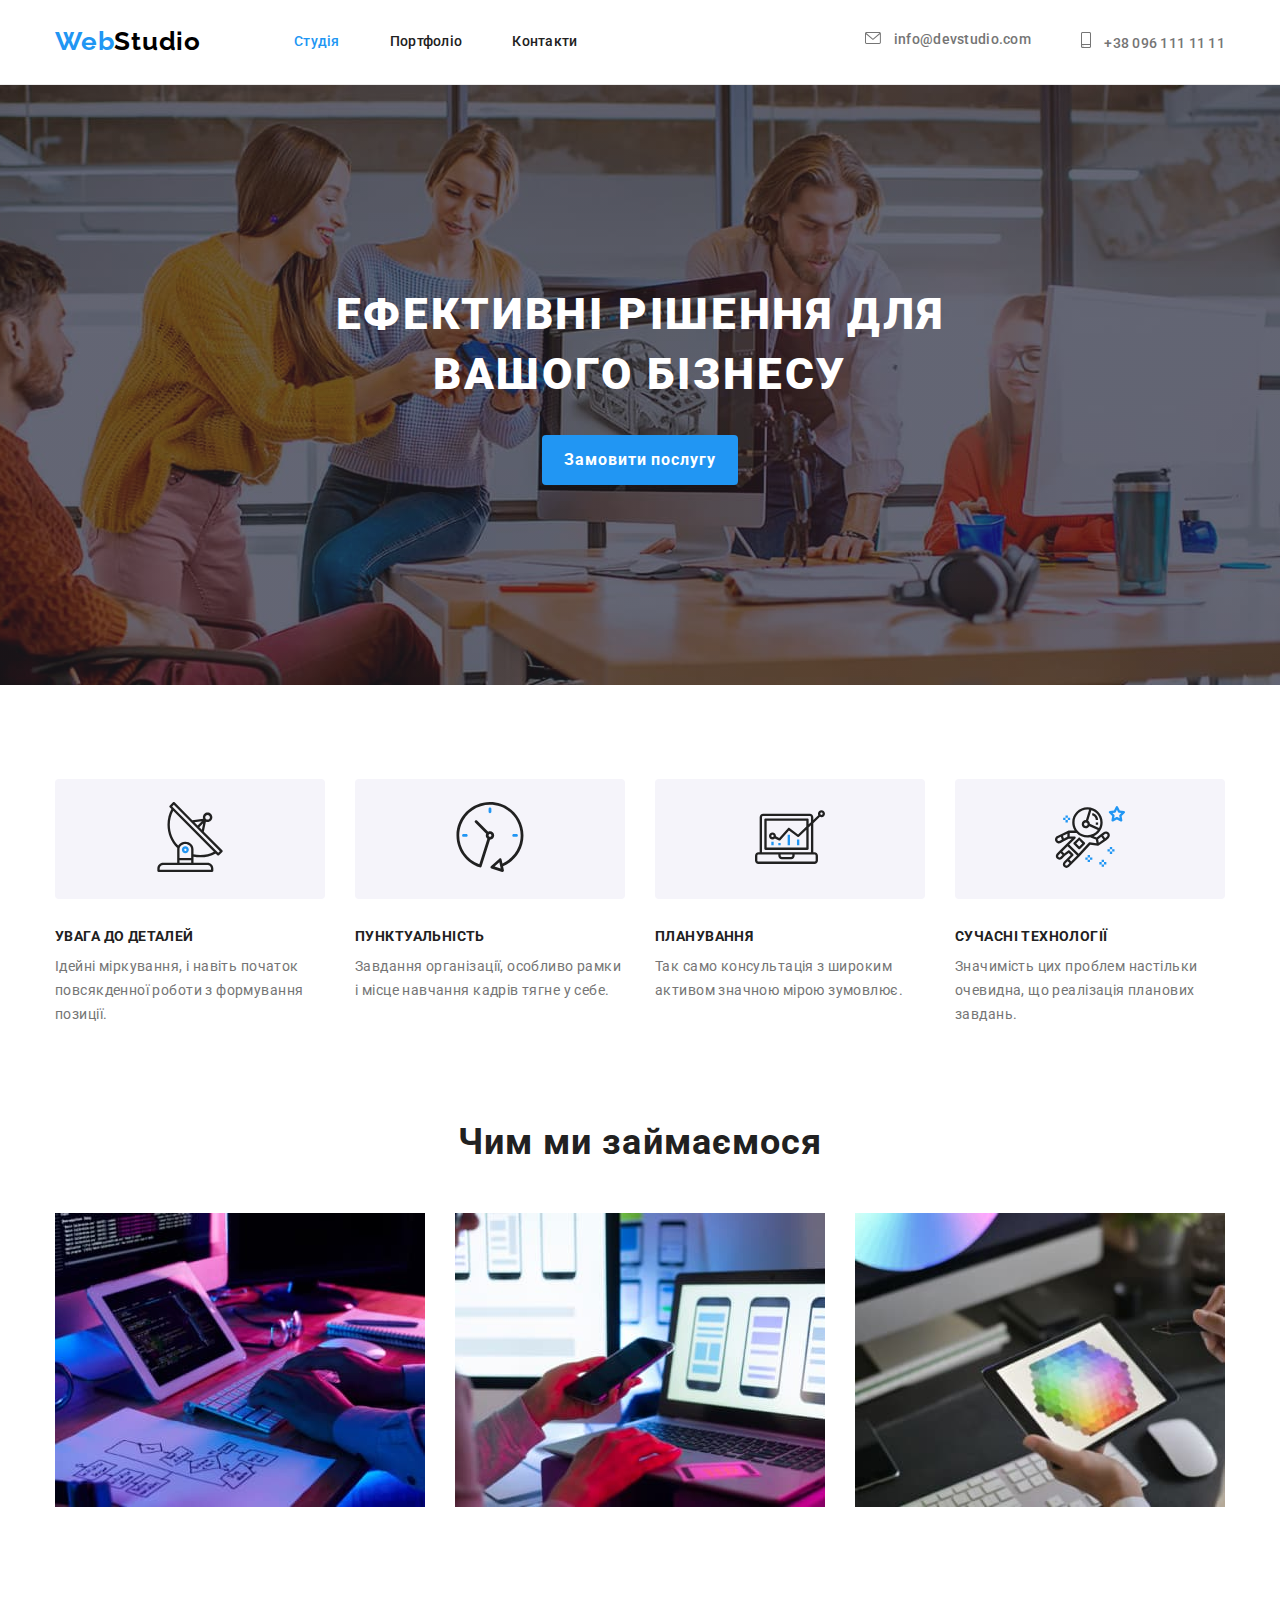
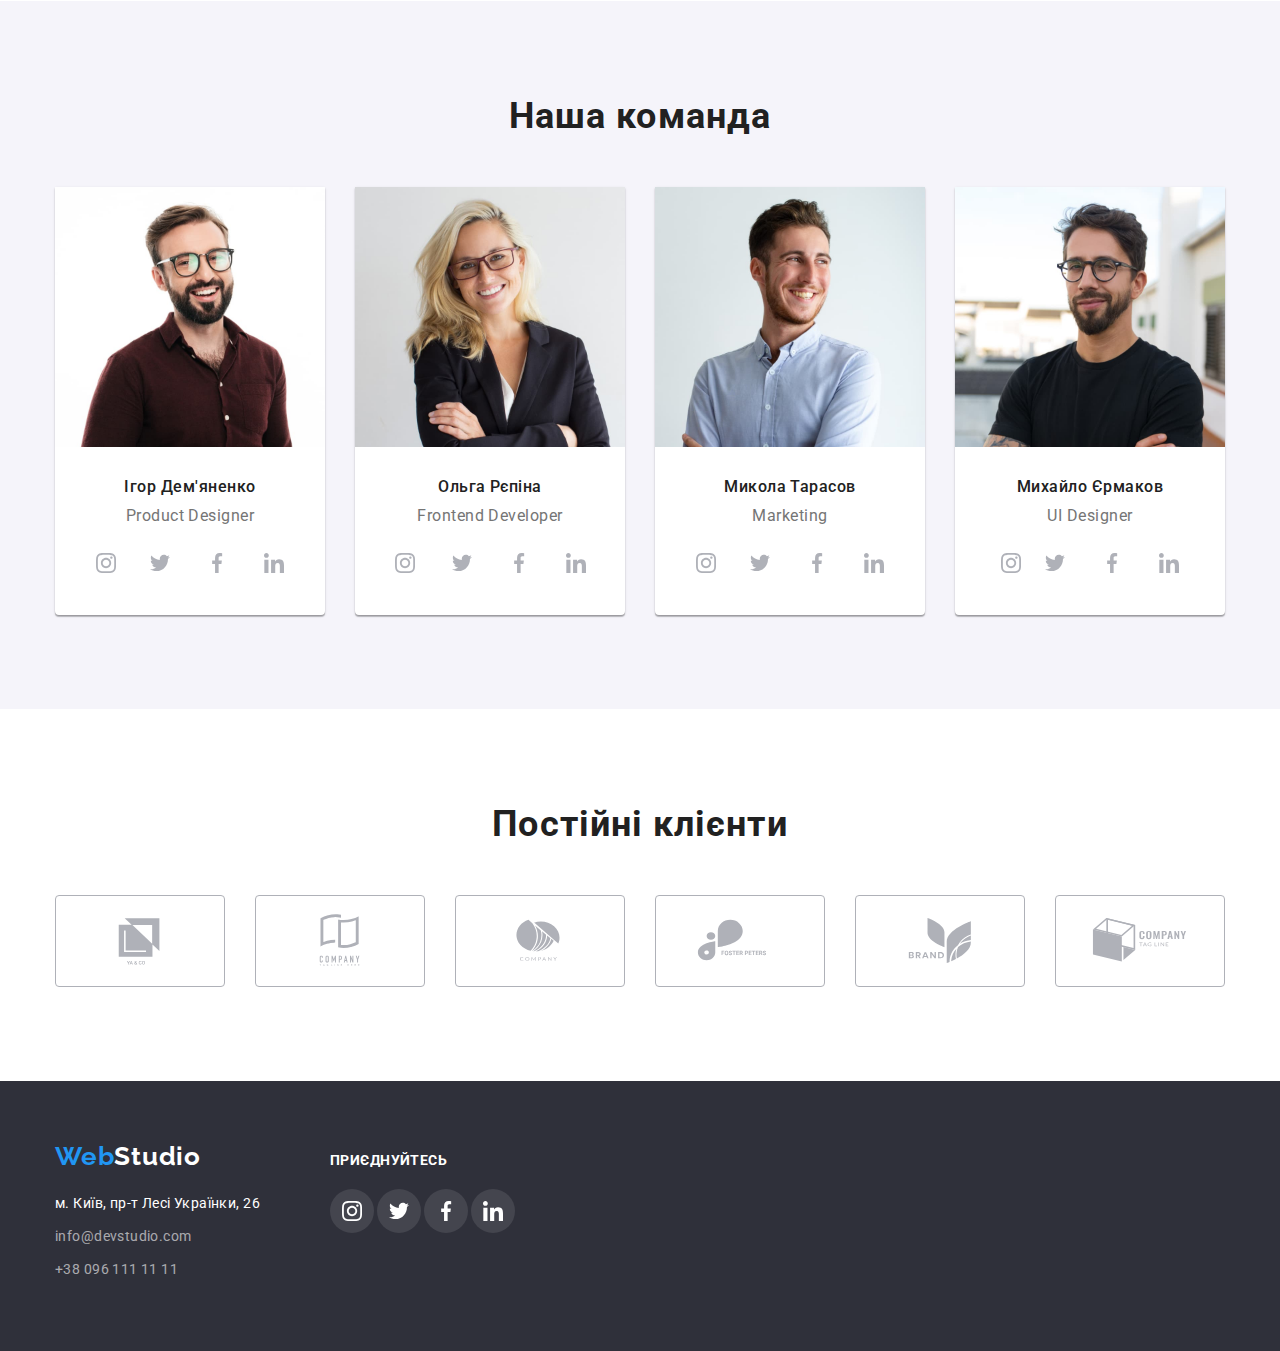
<file: index.html>
<!DOCTYPE html>
<html lang="uk">
  <head>
    <meta charset="UTF-8" />
    <meta http-equiv="X-UA-Compatible" content="IE=edge" />
    <meta name="viewport" content="width=device-width, initial-scale=1.0" />
    <title>Document</title>
    <link rel="preconnect" href="https://fonts.googleapis.com">
<link rel="preconnect" href="https://fonts.gstatic.com" crossorigin>
<link href="https://fonts.googleapis.com/css2?family=Raleway:wght@700&family=Roboto:wght@400;500;700;900&display=swap" rel="stylesheet">
<link rel="stylesheet" href="https://cdnjs.cloudflare.com/ajax/libs/modern-normalize/1.1.0/modern-normalize.min.css">    
<link rel="stylesheet" href="./css/styles.css"/>
  </head>
  <body>
    <header class="header">
      <div class="container">
      <nav class="navigation">
        <a href="/index.html" class="logo top">Web<span class="logo-header">Studio</span> </a>
        <ul class="header-list list">
          <li class="header item">
            <a href="" class="header-link current link">Студія</a>
          </li>
          <li class="header item">
            <a href="./portfolio.html" class="header-link link">Портфоліо</a>
          </li>
          <li class="header item">
            <a href="" class="header-link link">Контакти</a>
          </li>
        </ul>
      <ul class="header-second-list list">
        <li class="header-second-item nav">
          <a  class="header-mail-link link" href="mailto:info@devstudio.com" ><svg class="mail-icon" width="16" height="12">
            <use href="./images/symbol-defs-second-nav.svg#icon-envelope"></use>
          </svg> info@devstudio.com</a>
          
        </li>
        <li  class="header-second-item nav">
          <a class="header-tel-link link" href="tel:+380961111111"><svg class="tel-icon" width="10" height="16">
            <use href="./images/symbol-defs-second-nav.svg#icon-smartphone"></use>
          </svg> +38 096 111 11 11</a>
          
        </li>
      </ul>
    </nav>
    </div>
    </header>
    <main>
      <section class="hero">
        <div class="container">
        <h1 class="hero-title">Ефективні рішення для <br> вашого бізнесу</h1>
        <button type="button" class="button  primary" >Замовити послугу</button>
      </div>
    </section>

      <section class="features">
        <div class="container">
        <h2 class="visually-hidden">Особливості</h2>
        <ul class="features-list list">
          <li class="features-item item">
            <div class="features-icon-box">
            <a class="features-icons" href="Антена">
            <svg class="features-icon" width="70" height="70">
              <use href="./images/symbol-defsfeatures.svg#icon-antenna-1"></use>
            </svg>
          </a>
          </div>
            <h3 class="features-subtitle subtitle">УВАГА ДО ДЕТАЛЕЙ</h3>
            <p class="features-text">
              Ідейні міркування, і навіть початок повсякденної роботи з
              формування позиції.
            </p>
          </li>
          <li class="features-item item">
            <div class="features-icon-box">
            <a class="features-icons" href="Годинник">
            <svg class="features-icon" width="70" height="70">
              <use href="./images/symbol-defsfeatures.svg#icon-clock-1"></use>
            </svg>
          </a>
          </div>
            <h3 class="features-subtitle subtitle">ПУНКТУАЛЬНІСТЬ</h3>
            <p class="features-text">
              Завдання організації, особливо рамки і місце навчання кадрів тягне
              у себе.
            </p>
          </li>
          <li class="features-item item">
            <div class="features-icon-box">
            <a class="features-icons" href="Діаграма">
            <svg class="features-icon" width="70" height="70">
              <use href="./images/symbol-defsfeatures.svg#icon-diagram-1"></use>
            </svg>
          </a>
          </div>
            <h3 class="features-subtitle subtitle">ПЛАНУВАННЯ</h3>
            <p class="features-text">
              Так само консультація з широким активом значною мірою зумовлює.
            </p>
          </li>
          <li class="features-item item">
            <div class="features-icon-box">
            <a class="features-icons" href="Астронавт">
            <svg class="features-icon" width="70" height="70">
              <use href="./images/symbol-defsfeatures.svg#icon-astonaut-1"></use>
            </svg>
          </a>
          </div>
            <h3 class="features-subtitle subtitle">СУЧАСНІ ТЕХНОЛОГІЇ</h3>
            <p class="features-text">
              Значимість цих проблем настільки очевидна, що реалізація планових
              завдань.
            </p>
          </li>
        </ul>
      </div>
      </section>
      <section class="work-list">
        <div class="container">
        <h2 class="work-title title">Чим ми займаємося</h2>
        <ul class="work-item list">
          <li class="work-item item">
            <img class="work-img"
              src="./images/img1.squoshed"
              alt="Робота за комп'ютером"
              width="370"
              height="294"
            />
          </li>
          <li class="work-item item">
            <img class="work-img"
              src="./images/img2.squoshed"
              alt="Робота за комп'ютером"
              width="370"
              height="294"
            />
          </li>
          <li class="work-item item">
            <img class="work-img"
              src="./images/img3.squoshed"
              alt="Робота за комп'ютером"
              width="370"
              height="294"
            />
          </li>
        </ul>
      </div>
      </section>
      <section class="team">
        <div class="container">
        <h2 class="team-title title">Наша команда</h2>
        <ul class="team-list list">
          <li class="team-item item">
            <a class="team-link link" href="">
              <img class="team-img" 
                src="./images/img4.squoshed"
                alt="Фото людини"
                width="270"
                height="260"
              />
            </a>
            <div class="team-description">
              <h3 class="team-subtitle">Ігор Дем'яненко</h3>
              <p lang="en" class="team-text">Product Designer</p>
            
            <ul class="social-links">
              <li class="socials-team soc">
                <a class="socials-item" href="">
                  <svg class="soc-team-icon" width="20" height="20" >
                    <use href="./images/symbol-defs.svg#icon-instagram"></use>
                  </svg>
                </a>
              </li><li class="socials-team soc">
                <a class="socials-item" href="">
                  <svg class="soc-team-icon" width="20" height="20" >
                    <use href="././images/symbol-defs.svg#icon-twitter"></use>
                  </svg>
                </a>
              </li>
              <li class="socials-team soc">
                <a class="socials-item" href="">
                  <svg class="soc-team-icon" width="20" height="20" >
                    <use href="./images/symbol-defs.svg#icon-facebook"></use>
                  </svg>
                </a>
              </li>
              <li class="socials-team soc">
                <a class="socials-item" href="">
                  <svg class="soc-team-icon" width="20" height="20" >
                    <use href="./images/symbol-defs.svg#icon-linkedin"></use>
                  </svg>
                </a>
              </li>
            </ul>           
        </div>
          <li class="team-item item">
            <a class="team-link link" href="">
              <img class="team-img"
                src="./images/img5.squoshed"
                alt="Фото людини"
                width="270"
                height="260"
              />
            </a>
            <div class="team-description">
              <h3 class="team-subtitle" >Ольга Рєпіна</h3>
              <p lang="en" class="team-text" >Frontend Developer</p>             
            <ul class="social-links soc">
              <li class="socials-team soc">
                <a class="socials-item" href="">
                  <svg class="soc-team-icon" width="20" height="20" >
                    <use href="./images/symbol-defs.svg#icon-instagram"></use>
                  </svg>
                </a>
              </li>
              <li class="socials-team soc">
                <a class="socials-item" href="">
                  <svg class="soc-team-icon" width="20" height="20" >
                    <use href="././images/symbol-defs.svg#icon-twitter"></use>
                  </svg>
                </a>
              </li>
              <li class="socials-team soc">
                <a class="socials-item" href="">
                  <svg class="soc-team-icon" width="20" height="20" >
                    <use href="./images/symbol-defs.svg#icon-facebook"></use>
                  </svg>
                </a>
              </li>
              <li class="socials-team soc">
                <a class="socials-item" href="">
                  <svg class="soc-team-icon" width="20" height="20" >
                    <use href="./images/symbol-defs.svg#icon-linkedin"></use>
                  </svg>
                </a>
              </li>
            </ul>
          </div>
          <li class="team-item item">
            <a class="team-link link" href="">
              <img class="team-img"
                src="./images/img6.squoshed"
                alt="Фото людини"
                width="270"
                height="260"
              />
            </a>
            <div class="team-description">
              <h3 class="team-subtitle">Микола Тарасов</h3>
            <p lang="en" class="team-text">Marketing</p>            
            <ul class="social-links soc">
              <li class="socials-team soc">
                <a class="socials-item" href="">
                  <svg class="soc-team-icon" width="20" height="20" >
                    <use href="./images/symbol-defs.svg#icon-instagram"></use>
                  </svg>
                </a>
              </li><li class="socials-team soc">
                <a class="socials-item" href="">
                  <svg class="soc-team-icon" width="20" height="20" >
                    <use href="././images/symbol-defs.svg#icon-twitter"></use>
                  </svg>
                </a>
              </li>
              <li class="socials-team soc">
                <a class="socials-item" href="">
                  <svg class="soc-team-icon" width="20" height="20" >
                    <use href="./images/symbol-defs.svg#icon-facebook"></use>
                  </svg>
                </a>
              </li>
              <li class="socials-team soc">
                <a class="socials-item" href="">
                  <svg class="soc-team-icon" width="20" height="20" >
                    <use href="./images/symbol-defs.svg#icon-linkedin"></use>
                  </svg>
                </a>
              </li>
            </ul>
          </div>
          <li class="team-item item">
            <a class="team-link link" href="">
              <img class="team-img" 
                src="./images/img7.squoshed"
                alt="Фото людини"
                width="270"
                height="260"
              />
            </a>
            <div class="team-description">
              <h3 class="team-subtitle">Михайло Єрмаков</h3>
            <p lang="en" class="team-text">UI Designer</p>
            <ul class="social-links list">
              <li class="socials-team">
                <a class="socials-item soc" href="">
                  <svg class="soc-team-icon" width="20" height="20" >
                    <use href="./images/symbol-defs.svg#icon-instagram"></use>
                  </svg>
                </a>
              </li><li class="socials-team soc">
                <a class="socials-item" href="">
                  <svg class="soc-team-icon" width="20" height="20" >
                    <use href="././images/symbol-defs.svg#icon-twitter"></use>
                  </svg>
                </a>
              </li>
              <li class="socials-team soc">
                <a class="socials-item" href="">
                  <svg class="soc-team-icon" width="20" height="20" >
                    <use href="./images/symbol-defs.svg#icon-facebook"></use>
                  </svg>
                </a>
              </li>
              <li class="socials-team soc">
                <a class="socials-item" href="">
                  <svg class="soc-team-icon" width="20" height="20" >
                    <use href="./images/symbol-defs.svg#icon-linkedin"></use>
                  </svg>
                </a>
              </li>
            </ul>
          </div>
          </li>
        </ul>
      </div>
      </section>
      <section class="customers">
        <div class="container">
        <h2 class="customers-title title">Постійні клієнти</h2>
        <ul class="customers-list list">
          <li class="customers-item item"> 
            <a class="customers-link" href=""> 
            <svg class="customers-icon" width="106" height="60">
            <use href="./images/symbol-defs-logo.svg#icon-Logo-1"></use>
          </svg>            
          </a>
        </li>
          <li class="customers-item item">
             <a class="customers-link" href="">
               <svg class="customers-icon" width="106" height="60">
            <use href="./images/symbol-defs-logo.svg#icon-Logo-2" ></use>
          </svg>
            

          </a></li>
          <li class="customers-item item">
             <a class="customers-link" href="">
               <svg class="customers-icon" width="106" height="60">
            <use href="./images/symbol-defs-logo.svg#icon-Logo-3"></use>
          </svg>

          </a></li>
          <li class="customers-item item"> 
            <a class="customers-link" href="">
               <svg class="customers-icon" width="106" height="60">
            <use href="./images/symbol-defs-logo.svg#icon-Logo-4"></use>
          </svg>

          </a>
        </li>
          <li class="customers-item item"> 
            <a class="customers-link" href="">
               <svg class="customers-icon" width="106" height="60">
            <use href="./images/symbol-defs-logo.svg#icon-Logo-5"></use>
          </svg>

          </a>
        </li>
          <li class="customers-item item"> 
            <a class="customers-link" href=""> 
              <svg class="customers-icon" width="106" height="60">
            <use href="./images/symbol-defs-logo.svg#icon-Logo-6"></use>
          </svg>

          </a>
        </li>
        </ul>
      </div>
      </section>
    </main>
    <footer class="footer">
      <div class="footer-container container">
        <div class="container-one">
      <a href="/index.html" class="logo bottom">Web<span class="logo-footer">Studio</span> </a>
      <address class="footer-address">
        <p class="footer-text">м. Київ, пр-т Лесі Українки, 26</p>
        <ul class="footer-list list">
          <li class="footer-item">
            <a href="mailto:info@devstudio.com" class="footer-mail link">info@devstudio.com</a>
          </li>
          <li class="footer-item"> 
            <a href="tel:+380961111111" class="footer-tel link">+38 096 111 11 11</a>
          </li>
        </ul>
      </address>
    </div>
      <div class="container-two">
      <p class="footer-subtitle subtitle">приєднуйтесь</p>
      <ul class="footer-links list">
        <li class="footer-lists">
          <a class="footer-link" href="">
            <svg class="footer-icon" width="20" height="20">
              <use href="./images/symbol-defs.svg#icon-instagram" ></use>
            </svg>
          </a>
        </li>
      <li class="footer-lists">
        <a class="footer-link" href="">
            <svg class="footer-icon" width="20" height="20">
              <use href="./images/symbol-defs.svg#icon-twitter" ></use>
            </svg>
          </a>
        </li>
      <li class="footer-lists">
        <a class="footer-link" href="">
            <svg class="footer-icon" width="20" height="20">
              <use href="./images/symbol-defs.svg#icon-facebook" ></use>
            </svg>
          </a>
        </li>
      <li class="footer-lists">
        <a class="footer-link" href="">
            <svg class="footer-icon" width="20" height="20">
              <use href="./images/symbol-defs.svg#icon-linkedin" ></use>
            </svg>
          </a>
        </li>
    </ul>
  </div>
    </div>
    </footer>
  </body>
</html>
</file>
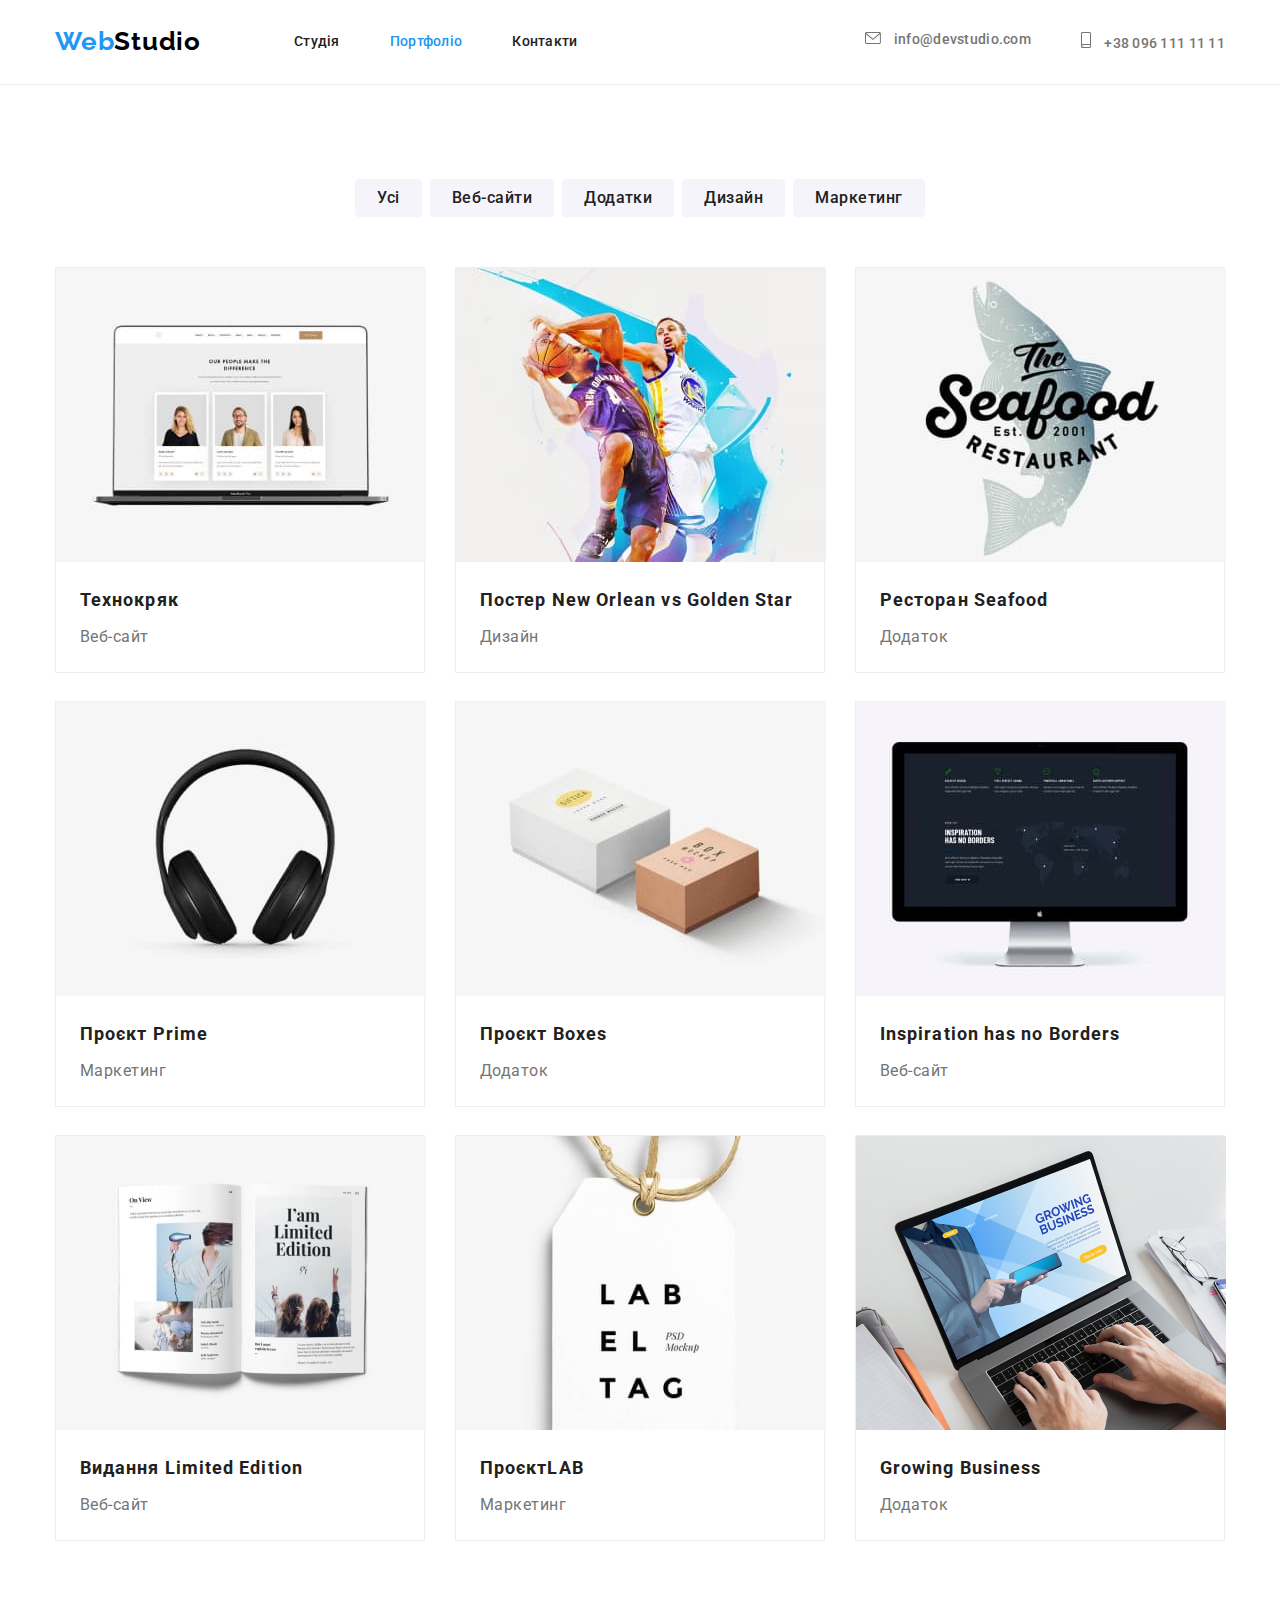
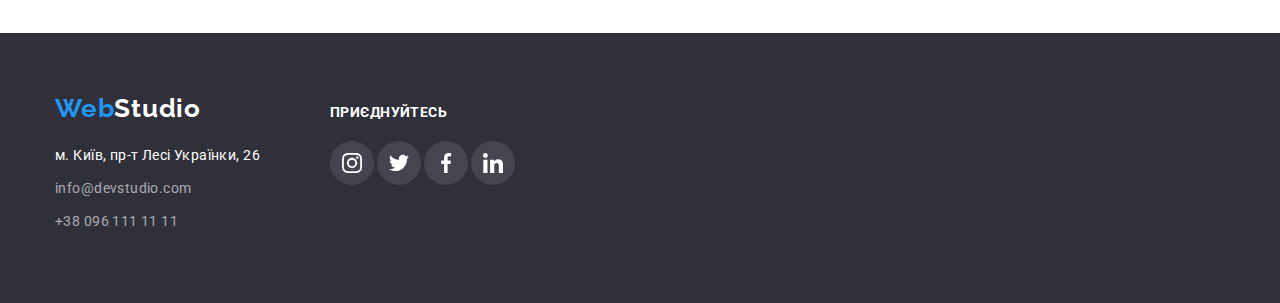
<file: portfolio.html>
<!DOCTYPE html>
<html lang="uk">
<head>
    <meta charset="UTF-8">
    <meta http-equiv="X-UA-Compatible" content="IE=edge">
    <meta name="viewport" content="width=device-width, initial-scale=1.0">
    <title>Document</title>
    <link rel="preconnect" href="https://fonts.googleapis.com">
<link rel="preconnect" href="https://fonts.gstatic.com" crossorigin>
<link href="https://fonts.googleapis.com/css2?family=Raleway:wght@700&family=Roboto:wght@400;500;700;900&display=swap" rel="stylesheet">
<link rel="stylesheet" href="https://cdnjs.cloudflare.com/ajax/libs/modern-normalize/1.1.0/modern-normalize.min.css">    
<link rel="stylesheet" href="./css/styles.css">
</head>
<body>
   <header class="header">
    <div class="container">
    <nav class="navigation">
      <a href="/index.html" class="logo top" >Web<span class="logo-header">Studio</span> </a>
      <ul class="header-list list">
        <li class="header item">
          <a href="./index.html" class="header-link  link">Студія</a>
        </li>
        <li class="header item">
          <a href="" class="header-link current link">Портфоліо</a>
        </li>
        <li class="header item">
          <a href="" class="header-link link">Контакти</a>
        </li>
      </ul>
      <ul class="header-second-list list">
        <li class="header-second-item nav">
          <a  class="header-mail-link link" href="mailto:info@devstudio.com" ><svg class="mail-icon" width="16" height="12">
            <use href="./images/symbol-defs-second-nav.svg#icon-envelope"></use>
          </svg> info@devstudio.com</a>
          
        </li>
        <li  class="header-second-item nav">
          <a class="header-tel-link link" href="tel:+380961111111"><svg class="tel-icon" width="10" height="16">
            <use href="./images/symbol-defs-second-nav.svg#icon-smartphone"></use>
          </svg> +38 096 111 11 11</a>
        </li>
    </ul>
  </nav>
  </div>
  </header>
  <main>
    <section class="filters">
      <div class="container">
        <h1 class="visually-hidden">Наші проєкти</h1>
        <ul class="filters-list list">
            <li class="filter's item">
                <button type="button" class="button filter">Усі</button>
            </li>
            <li class="filter's item">
                <button type="button"  class="button filter">Веб-сайти</button>
            </li>
            <li class="filter's item">
                <button type="button" class="button filter">Додатки</button>
            </li>
            <li class="filter's item">
                <button type="button" class="button filter">Дизайн</button>
            </li>
            <li class="filter's item">
                <button type="button" class="button filter">Маркетинг</button>
            </li>
        </ul>
        <ul class="projects-list list">
            <li class="projects-item">
              <a class="project-link link" href="">
                <img class="projects-img" src="./images/img8.squoshed" alt="Фото людей" width="370" height="294">
      
              <div class="projects-description">
                <h2 class="projects-subtitle">Технокряк</h2>
        <p class="projects-text">Веб-сайт</p>
              </div>
            </a>         
    </li>
    <li class="projects-item">
      <a class="project-link link" href="">
        <img class="projects-img" src="./images/img9.squoshed" alt="Фото баскетболістів" width="370" height="294">
        <div class="projects-description">
          <h2 class="projects-subtitle">Постер <span lang="en">New Orlean vs Golden Star</span> </h2>
        <p class="projects-text">Дизайн</p>
        </div>
      </a>   
    </li>
    <li class="projects-item">
      <a class="project-link link" href="">
        <img class= "projects-img" src="./images/img10.squoshed" alt="Логотип ресторану" width="370" height="294">
        <div class="projects-description">
          <h2 class="projects-subtitle">Ресторан <span lang="en">Seafood</span> </h2>
        <p class="projects-text">Додаток</p>
        </div>
      </a>  
    </li>
    <li class="projects-item">
      <a class="project-link link"  href="">
        <img class="projects-img" src="./images/img11.squoshed" alt="Навушники" width="370" height="294">
        <div class="projects-description">
          <h2 class="projects-subtitle">Проєкт <span lang="en">Prime</span> </h2>
        <p class="projects-text">Маркетинг</p>
        </div>
      </a>  
    </li>
    <li class="projects-item">
      <a class="project-link link"  href="">
         <img class="projects-img" src="./images/img12.squoshed" alt="Коробки" width="370" height="294">
        <div class="projects-description">
          <h2 class="projects-subtitle">Проєкт <span lang="en">Boxes</span> </h2>
        <p class="projects-text">Додаток</p>
        </div>
      </a>
    </li>
    <li class="projects-item">
      <a class="project-link link" href="">
         <img class="projects-img" src="./images/img13.squoshed" alt="Комп'ютер" width="370" height="294">
        <div class="projects-description">
          <h2 class="projects-subtitle" lang="en" >Inspiration has no Borders</h2>
        <p class="projects-text">Веб-сайт</p>
        </div>
      </a>
    </li>
    <li class="projects-item">
      <a class="project-link link" href=""> 
        <img class="projects-img" src="./images/img14.squoshed" alt="Книга" width="370" height="294">
        <div class="projects-description">
          <h2 class="projects-subtitle">Видання <span lang="en">Limited Edition</span> </h2>
        <p class="projects-text">Веб-сайт</p>
        </div>
      </a>
    </li>
    <li class="projects-item">
      <a class="project-link link" href="">
         <img class="projects-img" src="./images/img15.squoshed" alt="Фото етикетки" width="370" height="294">
         <div class="projects-description">
          <h2 class="projects-subtitle">Проєкт<span lang="en">LAB</span> </h2>
        <p class="projects-text">Маркетинг</p>
         </div>
        </a>
    </li>
    <li class="projects-item">
      <a class="project-link link" href=""> 
        <img class="projects-img" src="./images/img16.jpg" alt="Робота за ноутбуком" width="370" height="294">
        <div class="projects-description">
          <h2 lang="en" class="projects-subtitle">Growing Business</h2>
        <p class="projects-text">Додаток</p>
        </div>
      </a>
    </li>
</ul>
</div>
</section>
  </main>
  <footer class="footer">
    <div class="footer-container container">
      <div class="container-one">
    <a href="/index.html" class="logo bottom">Web<span class="logo-footer">Studio</span> </a>
    <address class="footer-address">
      <p class="footer-text">м. Київ, пр-т Лесі Українки, 26</p>
      <ul class="footer-list list">
        <li class="footer-item">
          <a href="mailto:info@devstudio.com" class="footer-mail link">info@devstudio.com</a>
        </li>
        <li class="footer-item"> 
          <a href="tel:+380961111111" class="footer-tel link">+38 096 111 11 11</a>
        </li>
      </ul>
    </address>
  </div>
    <div class="container-two">
    <p class="footer-subtitle subtitle">приєднуйтесь</p>
    <ul class="footer-links list">
      <li class="footer-lists">
        <a class="footer-link" href="">
          <svg class="footer-icon" width="20" height="20">
            <use href="./images/symbol-defs.svg#icon-instagram" ></use>
          </svg>
        </a>
      </li>
    <li class="footer-lists">
      <a class="footer-link" href="">
          <svg class="footer-icon" width="20" height="20">
            <use href="./images/symbol-defs.svg#icon-twitter" ></use>
          </svg>
        </a>
      </li>
    <li class="footer-lists">
      <a class="footer-link" href="">
          <svg class="footer-icon" width="20" height="20">
            <use href="./images/symbol-defs.svg#icon-facebook" ></use>
          </svg>
        </a>
      </li>
    <li class="footer-lists">
      <a class="footer-link" href="">
          <svg class="footer-icon" width="20" height="20">
            <use href="./images/symbol-defs.svg#icon-linkedin" ></use>
          </svg>
        </a>
      </li>
  </ul>
</div>
  </div>
  </footer>
</body>
</html>
</file>
<file: css/styles.css>
:root{
    --primary-text-color: #757575;
    --title-text-color: #212121;
    --accent-color: #2196F3;
    --primary-bg-color: #FFFFFF;
    --hero-text-color:#FFFFFF;
    --hero-bc-color:#C4C4C4;;
    --border-line-color: #EEEEEE;
    --footer-bc-color: #2F303A;
}

p,
h2,
h3{
    margin: 0;
}

ul{
    margin: 0;
    padding-left: 0;
}

img{display: block;}

.visually-hidden {
    position: absolute;
    width: 1px;
    height: 1px;
    margin: -1px;
    border: 0;
    padding: 0;
    white-space: nowrap;
    clip-path: inset(100%);
    clip: rect(0 0 0 0);
    overflow: hidden;
}
      
body{
    margin: 0;
    background-color:var(--primary-bg-color);
    color:var(--primary-text-color);
    font-family: 'Roboto', Verdana, sans-serif;
    font-size: 14px;
}
    
.list{list-style: none;}

.link{text-decoration: none;}

.title{
    font-weight: 700;
    font-size: 36px;
    line-height: 1.17;
    letter-spacing: 0.03em;
    color: var(--title-text-color);
    text-align: center;
    margin-bottom: 50px;
}
.subtitle{
    font-weight: 700;
    font-size: 14px;
    line-height: 1.14;
    letter-spacing: 0.03em;
    text-transform: uppercase;
    color: var(--title-text-color);
}

.container{
    width: 1200px;
    padding-left: 15px;
    padding-right: 15px;
    margin-left: auto;
    margin-right: auto;
}

/* Logo */
.logo {
    text-decoration: none;
    font-family: 'Raleway', sans-serif;
    font-weight: 700;
    font-size: 26px;
    line-height: 1.19;
    letter-spacing: 0.03em;
    color:var(--accent-color) ;
}

.logo :hover, .logo:focus{color: var(--accent-color);}

.top{
    display: block;
    padding-top: 24px;
    padding-bottom: 25px;
    
}

.bottom{
    display: block;
    margin-bottom: 20px;   
}

.logo-header{
    color: #000;}

.logo-footer{color: var(--hero-text-color)}

 /* Button */


.button{
    border: none;
    font-style: inherit;
    font-weight: 700;
    font-size: 16px;
    line-height: 1.88;
    letter-spacing: 0.06em;
    color:var(--title-text-color);
    background-color:var(--primary-bg-color);
    cursor: pointer;
    border-radius: 4px;
}


/* Navigation */

header{
    max-width: 1600px;
    padding-left: 15px;
    padding-right: 15px;
    margin-left: auto;
    margin-right: auto;
    border-bottom: 1px solid #ECECEC;;
}

.navigation{
    display: flex;
    align-items: center;
}
/* Header */


.header-list{
    display: flex;
    margin-left: 93px;
}

.header-list .item + .item {
    margin-left: 50px;
}

.header-link {
    display: block;
    padding-top: 32px;
    padding-bottom: 32px;
    font-weight: 500;
    font-size: 14px;
    line-height: 1.14;
    letter-spacing: 0.02em;
    color: var(--title-text-color);
}

.header-link:hover, .header-link:focus, .header-link.current
{color:var(--accent-color) ;}

/* Contacts */

.header-second-list{
    display: flex;
    margin-left: auto;
    font-weight: 500;
    font-size: 14px;
    line-height: 1.14;
    letter-spacing: 0.02em;
}

.header-second-list .nav + .nav{
    margin-left: 50px;
}

.header-mail-link, .header-tel-link {
    display: block;
    padding-top: 32px;
    padding-bottom: 32px;
}
.header-second-item{
    display: flex;
}

.header-mail-link, .header-tel-link 
{color: var(--primary-text-color);}

.mail-icon, .tel-icon{
    fill: var(--primary-text-color);
}

.mail-icon,.tel-icon{
    margin-right: 10px;
}
.header-mail-link:hover, .header-tel-link:hover,
.header-mail-link:focus, .header-tel-link:focus {
color: var(--accent-color);
}  

.header-mail-link:hover .mail-icon, 
.header-mail-link:focus .mail-icon
{fill: var(--accent-color);}  

.header-tel-link:hover .tel-icon, 
.header-tel-link:focus .tel-icon
{fill: var(--accent-color);}


/* Hero */

.hero{
    max-width: 1600px;
    height: 600px;
    left: 0px;
    top: 80px;
    margin-left: auto;
    margin-right: auto;
    text-align: center;
    background-color: var(--hero-bc-color); 
    background-image: linear-gradient(rgba(47, 48, 58, 0.4),rgba(47, 48, 58, 0.4)), 
     url(../images/bgimagine\ squosh); 
    background-repeat: no-repeat;
    background-size: cover;
    background-position: center;
    padding: 200px 0;   
}

.hero-title{
    display: block;
    margin-top: 0;
    margin-bottom: 30px;
    font-weight: 900;
    font-size: 44px;
    line-height: 1.36;
    letter-spacing: 0.06em;
    text-transform: uppercase;
    color:var(--hero-text-color);
}

.button.primary{
    display: inline-block;
    padding: 10px 22px;
    color: var(--hero-text-color);
    background-color:var(--accent-color);
}

.button.primary:hover, .button.primary:focus {
    color:var(--hero-text-color) ;
    background-color: #188CE8;
}

        
        /* Features*/

.features{
    padding-top: 94px;
}     

.features-list{
    display: flex;
}

.features-icon-box{
    height: 120px;
    background: #F5F4FA;
    border-radius: 4px;
    display: flex;
    justify-content: center;
    align-items: center;
}

.features-item{
    max-width: 270px;
}

.features-list .item + .item{
    margin-left: 30px;
}

.features-subtitle{
    margin-top: 30px;
    margin-bottom: 10px;
}

.features-text{
    font-weight: 400;
    font-size: 14px;
    line-height: 1.71;
    letter-spacing: 0.03em;
    color: var(--primary-text-color);
}

        /* Work-list */

.work-list{
    padding: 94px 0;
}

.work-item{
    display: flex;
}

.work-list .item + .item{
    margin-left: 30px;
}

    /* Team */

.team{
    padding-top: 94px;
    padding-bottom: 94px;
    background: #F5F4FA;
}    

.team-list{
    display: flex;
    
}
.team-description{
    text-align: center;
    padding-top: 30px;
    padding-bottom: 30px;
}

.team-item{
    background-color: #fff;
    box-shadow: 0px 1px 3px rgba(0, 0, 0, 0.12), 0px 1px 1px rgba(0, 0, 0, 0.14), 0px 2px 1px rgba(0, 0, 0, 0.2);
    border-radius: 0px 0px 4px 4px;
}

.team-list .item + .item{
    margin-left: 30px;
}

.socials-team{
    display: inline-flex;
}
.socials-item{
    width: 44px;
    height: 44px;
    border-radius: 50%;
    background-color:#FFFFFF;
    background-position: center;
    display: inline-flex;
    align-items: center;
    justify-content:center;  
}

.soc-team-icon{
    fill:  #AFB1B8;
}
.socials-item:hover{
    background-color: #2196F3;
}

.socials-item:hover .soc-team-icon,
.socials-item:focus .soc-team-icon{
    fill: #FFFFFF;     
}

.social-link{
    text-align: center;
}    

.social-links .soc + .soc{
    margin-left: 10px;
}  
    
.team-subtitle{
    margin-bottom: 10px;
    font-weight: 500;
    font-size: 16px;
    line-height: 1.19;
    letter-spacing: 0.03em;
    color: var(--title-text-color);
}

.team-text{
    font-weight: 400;
    font-size: 16px;
    line-height: 19px;
    letter-spacing: 0.03em;
    color: var(--primary-text-color);
    margin-bottom: 16px;
}

/* Regular customers */

.customers{
    padding-top: 94px;
    padding-bottom: 94px;
}

.customers-list{
    display: inline-flex;
}

.customers-icon{
    fill: #AFB1B8;
}

.customers-link{
    box-sizing: border-box;
    width: 170px;
    height: 92px;
    border: 1px solid #AFB1B8;
    border-radius: 4px;
    display: flex;
    align-items: center;
    justify-content:center;
}

.customers-list .item + .item{
    margin-left: 30px;
}

.customers-link:hover,
.customers-link:focus{
    border: 1px solid var(--accent-color);
}
.customers-link:hover .customers-icon,
.customers-link:focus .customers-icon{
    fill:var(--accent-color) ;
}

    /* Footer */
    
.footer{
    padding: 60px 0;
    box-sizing: border-box;
    background-color:var(--footer-bc-color);
}

.container-two{
    margin-left: 70px;
}

.footer-address{
    font-style: normal;
}

.footer-item{
    display: block;
    font-weight: 400;
    font-size: 14px;
    line-height: 1.71;
    letter-spacing: 0.03em;
    margin-bottom: 9px;
}

.footer-text{
    margin-bottom: 9px;
    font-weight: 400;
    font-size: 14px;
    line-height: 1.71;
    letter-spacing: 0.03em;
    color:var(--hero-text-color)
}

.footer-mail, .footer-tel{
    color: rgba(255, 255, 255, 0.6);
}
.footer-mail:hover, .footer-mail:focus{ color: var(--accent-color);}

.footer-tel:hover, .footer-tel:focus{color: var(--accent-color);}

.footer-container{
    display: flex;
    align-items:baseline;
}
.footer-lists{
    display: inline-flex;
}
.footer-subtitle{
    margin-bottom: 20px;
    color: var(--hero-text-color);
}
.footer-link{
    width: 44px;
    height: 44px;
    border-radius: 50%;
    background-color:rgba(255, 255, 255, 0.1);
    background-position: center;
    display: inline-flex;
    align-items: center;
    justify-content:center; 
}

.footer-icon{
    fill:var(--primary-bg-color);
}

.footer-link:hover,
.footer-link:focus{
background-color: var(--accent-color);
}
    /* Portfolio */

    /* Filters */
.filters{
    padding: 94px 0;
}    

.filters-list{
    display: flex;
    justify-content: center;
    margin-bottom: 50px;
}

.filters-list .item + .item{
    padding-left: 8px;
}
.button.filter{
    border: none;
    padding: 6px 22px;
    font-family: inherit;
    font-weight: 500;
    font-size: 16px;
    line-height: 1.62;
    letter-spacing: 0.03em;
    background-color: #F5F4FA;
}

.button.filter:hover, .button.filter:focus{
    color: var(--hero-text-color);
    background-color: var(--accent-color);
}

    /* Projects */

    .projects-list{
        display: flex;
        flex-wrap: wrap;
}

.projects-item {
    margin-right: 30px;
    margin-bottom: 30px;
    width: 370px;
    height: 404px;
    left: 1015px;
    top: 696px;
}

.projects-description{
    padding: 20px 24px;
    /* border-right: 1px solid var(--border-line-color); 
    border-left: 1px solid var(--border-line-color);
    border-bottom: 1px solid var(--border-line-color); */
}

.projects-item:nth-child(3n) {
    margin-right: 0;
}

.projects-item:nth-last-child(-n+3) {
    margin-bottom: 0;
}

.projects-subtitle{
    margin-bottom: 4px;
    font-weight: 700;
    font-size: 18px;
    line-height: 2.00;
    letter-spacing: 0.06em;
    color: var(--title-text-color);
}

.projects-text{
    font-weight: 400;
    font-size: 16px;
    line-height: 1.88;
    letter-spacing: 0.03em;
    color: var(--primary-text-color);
}

.project-link{
    border: 1px solid var(--border-line-color);
    display: block;
}

.project-link:hover{
box-shadow: 0px 1px 1px rgba(0, 0, 0, 0.12), 0px 4px 4px rgba(0, 0, 0, 0.06), 1px 4px 6px rgba(0, 0, 0, 0.16);
}
</file>
